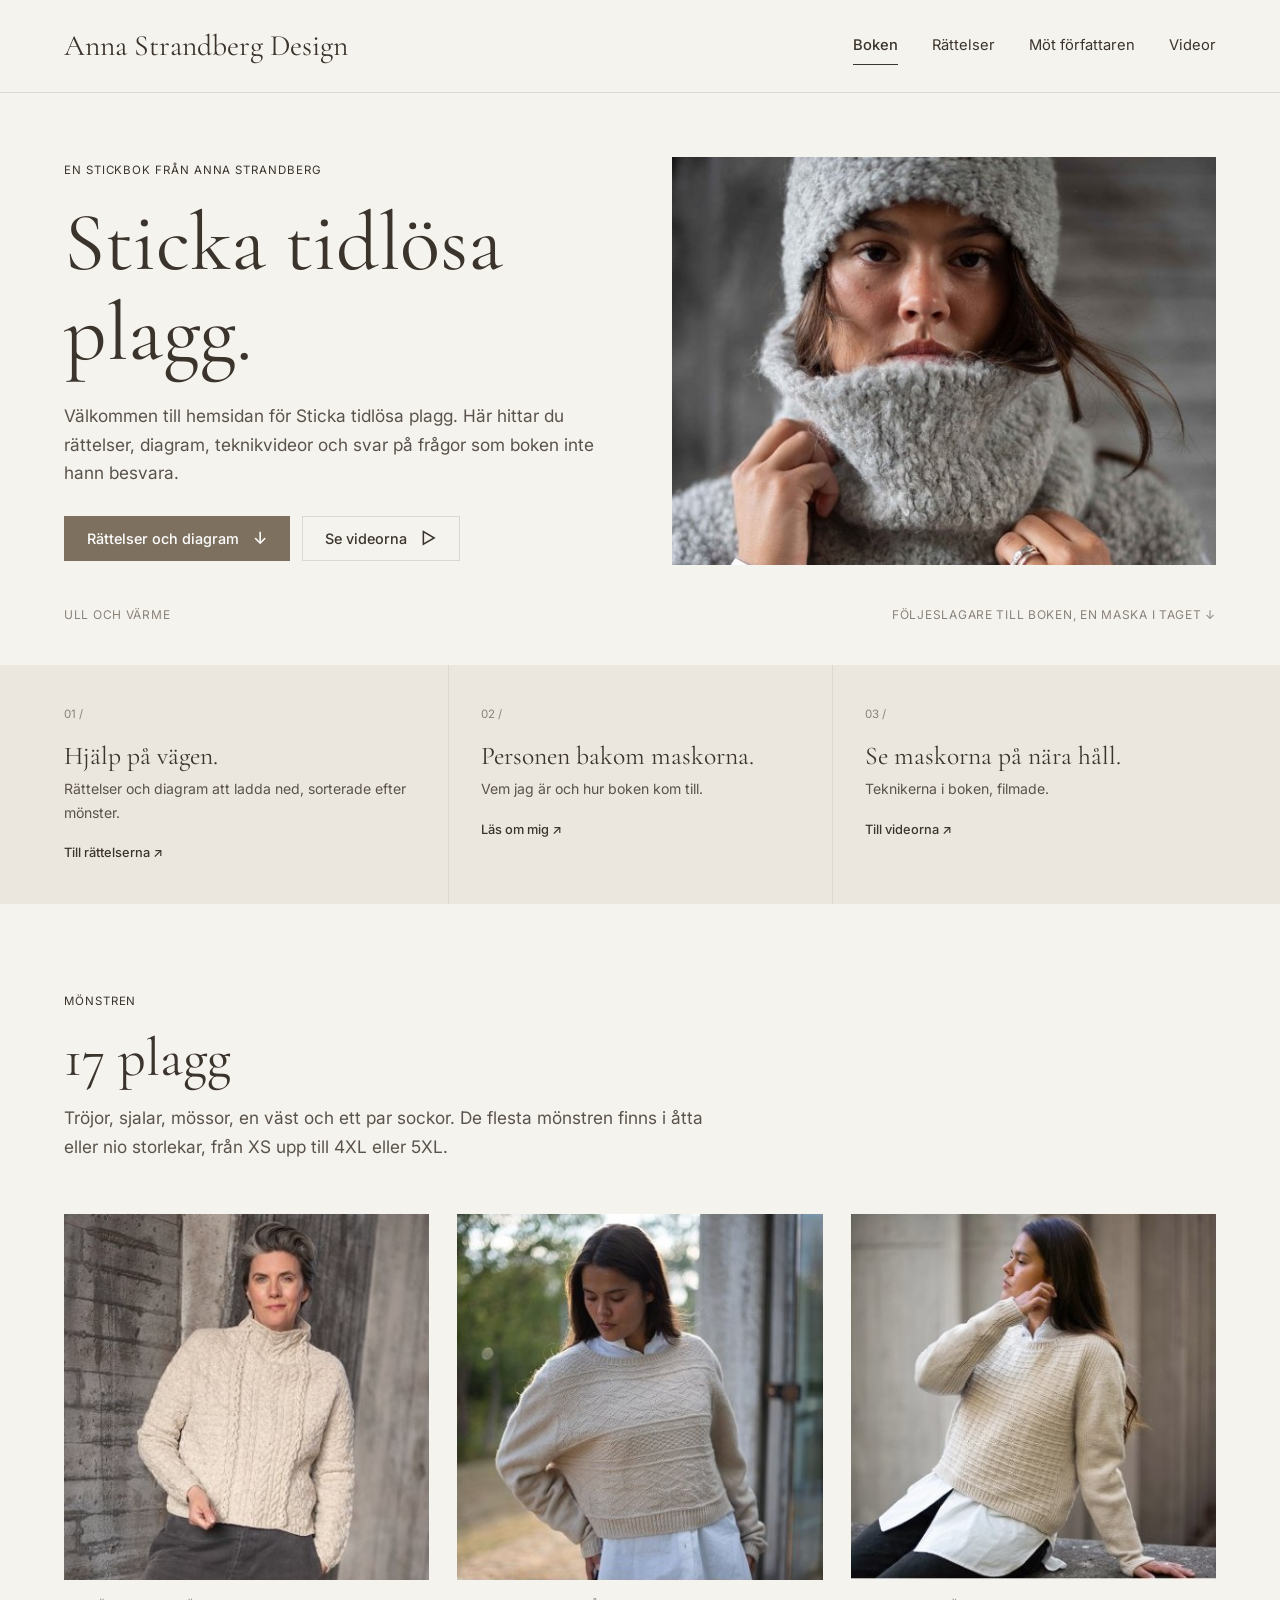
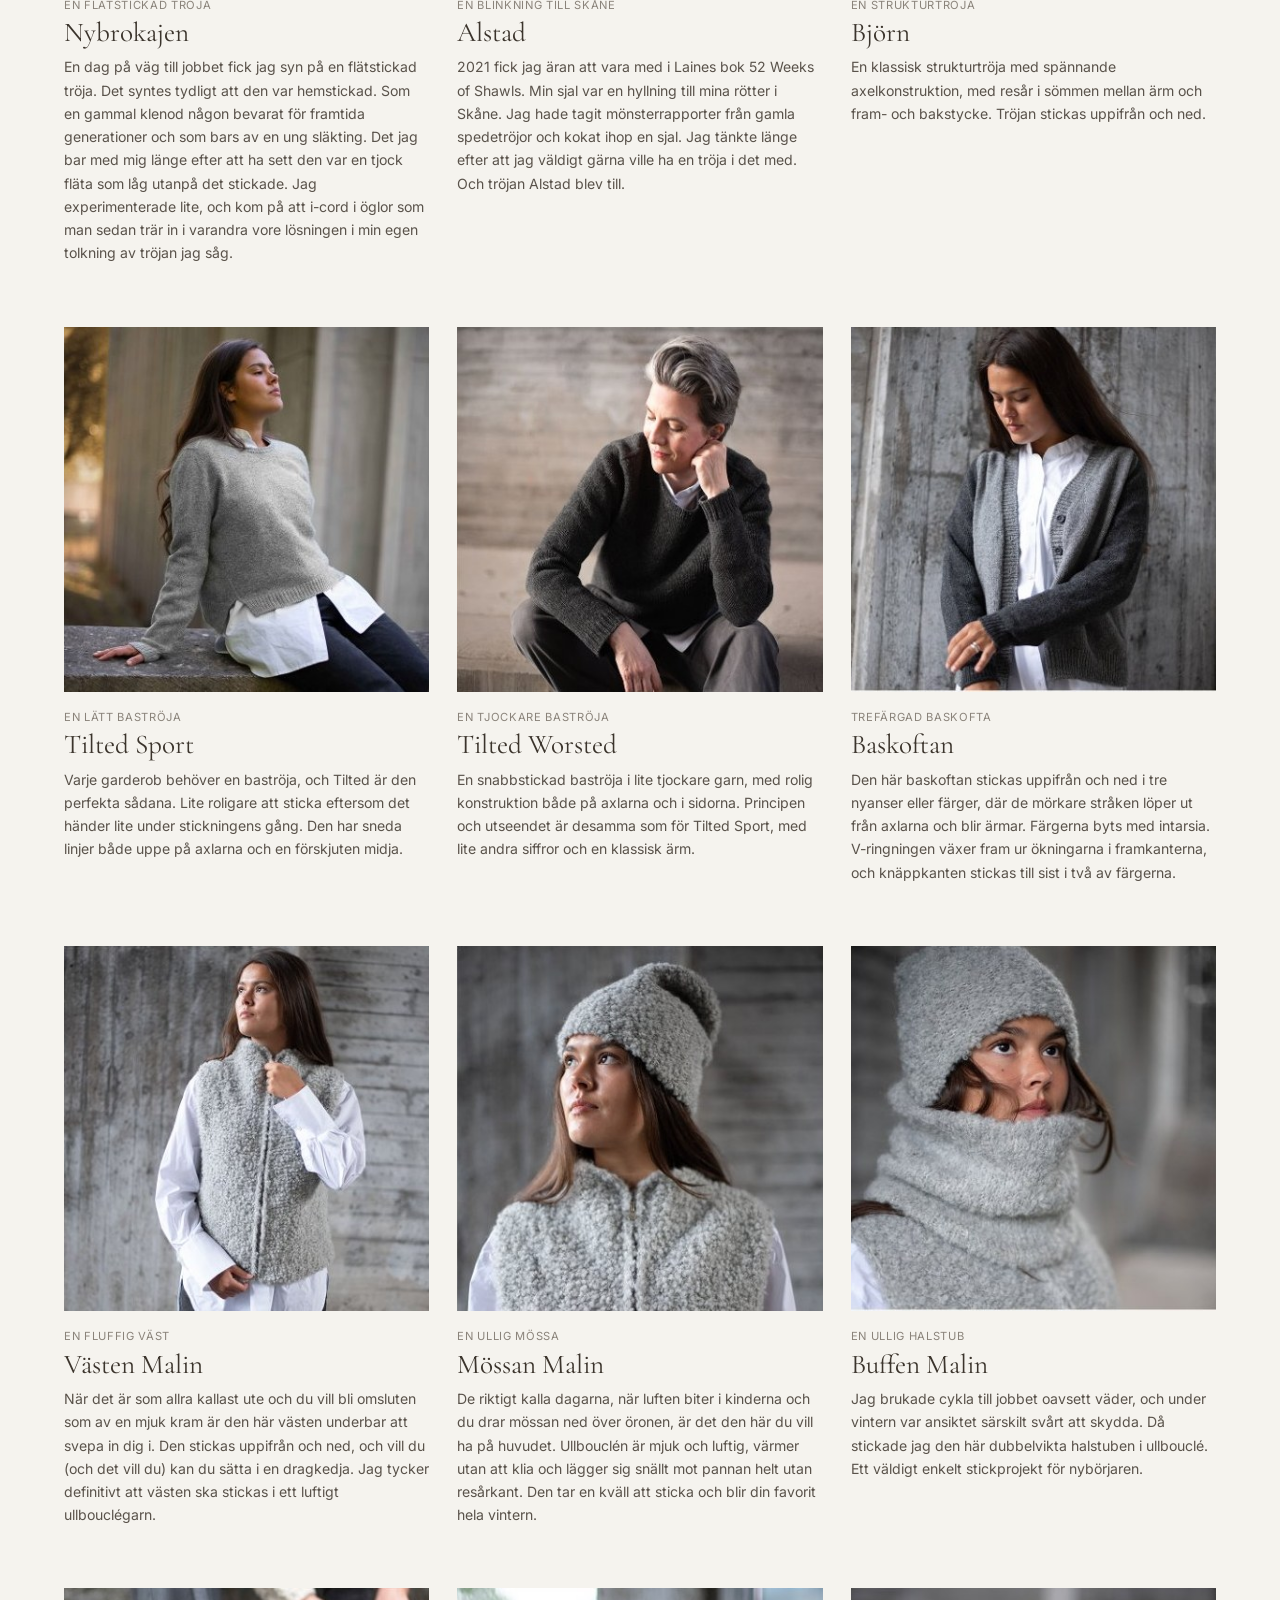
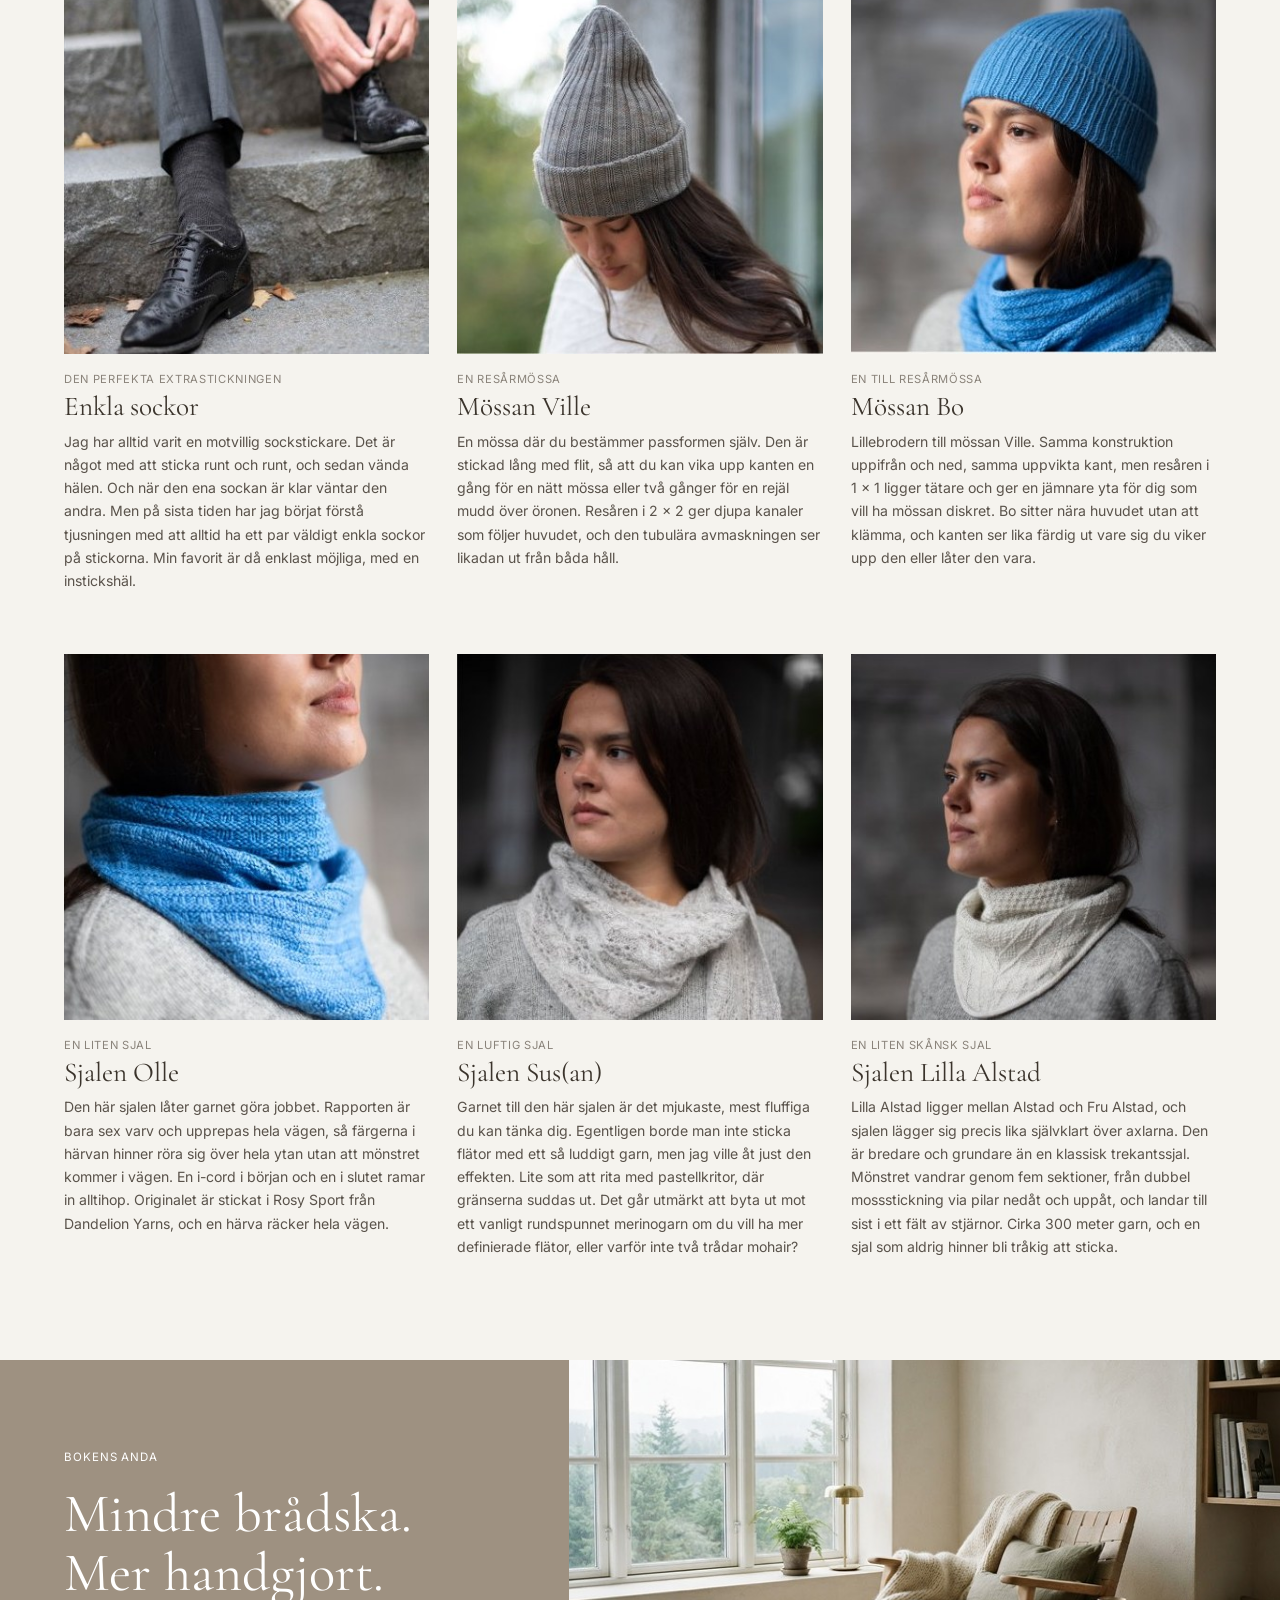
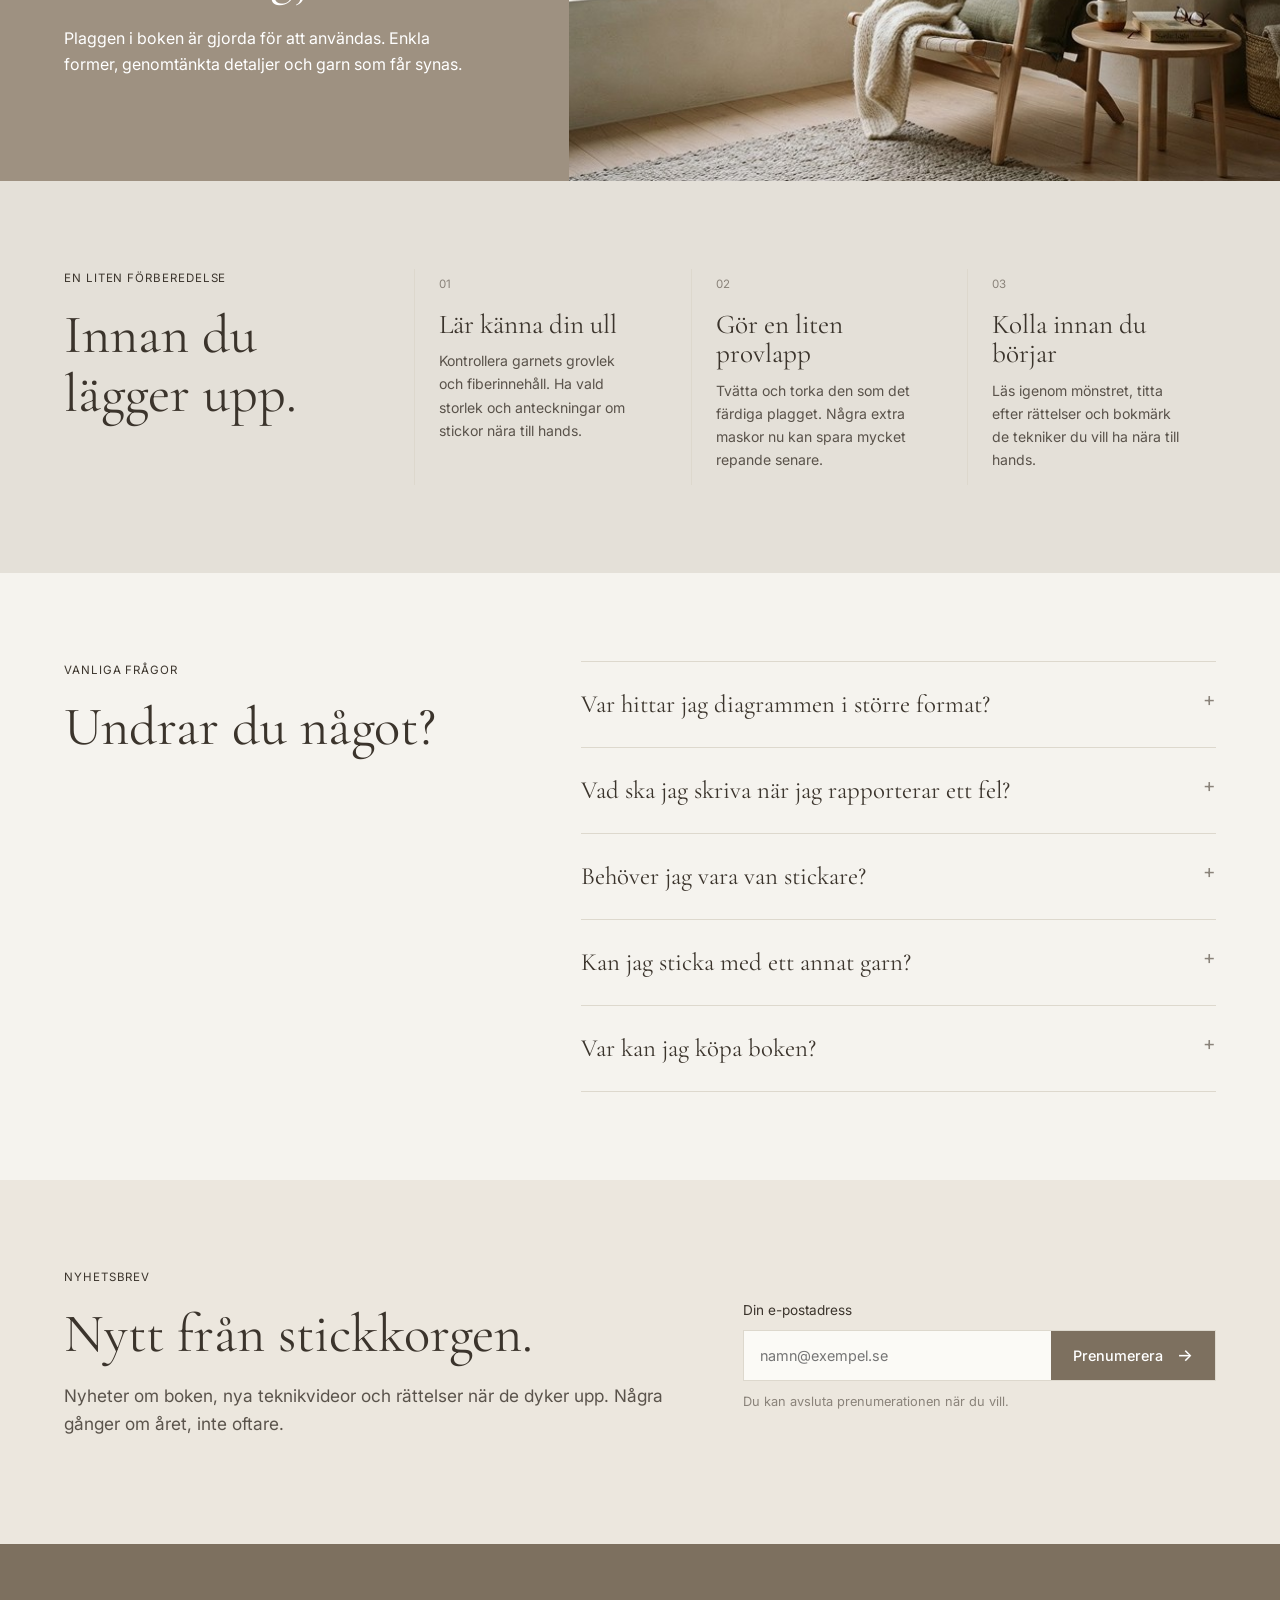
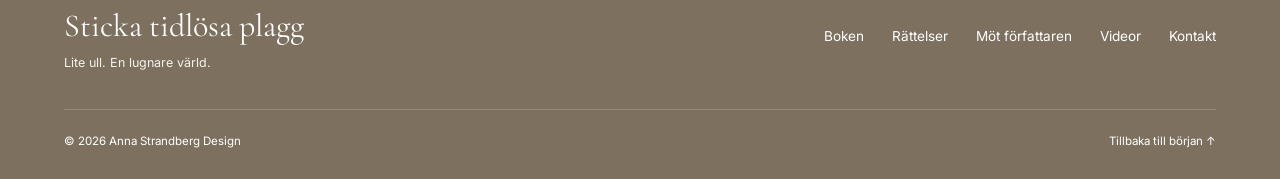
<file: index.html>
<!doctype html>
<html lang="sv">
<head>
<meta charset="utf-8">
<meta name="viewport" content="width=device-width, initial-scale=1">
<title>Sticka tidlösa plagg | Anna Strandberg Design</title>
<meta name="description" content="Hemsidan för stickboken Sticka tidlösa plagg av Anna Strandberg: rättelser, diagram och teknikvideor.">
<link rel="preconnect" href="https://fonts.googleapis.com">
<link rel="preconnect" href="https://fonts.gstatic.com" crossorigin>
<link href="https://fonts.googleapis.com/css2?family=Cormorant+Garamond:ital,wght@0,400;0,500;1,400&family=Inter:wght@400;500;600&display=swap" rel="stylesheet">
<link rel="stylesheet" href="css/style.css">
</head>
<body id="top">
<header class="header">
  <div class="wrap">
    <a class="logo" href="index.html">Anna Strandberg Design</a>
    <button class="menu-btn" aria-expanded="false" aria-controls="nav">Meny</button>
    <nav class="nav" id="nav">
      <a href="index.html" aria-current="page">Boken</a>
      <a href="rattelser.html">Rättelser</a>
      <a href="mot-forfattaren.html">Möt författaren</a>
      <a href="videor.html">Videor</a>
    </nav>
  </div>
</header>
<main>
<section class="hero">
  <div class="wrap">
    <div class="hero-grid">
      <div>
        <p class="label">En stickbok från Anna Strandberg</p>
        <h1>Sticka tidlösa plagg.</h1>
        <p class="lead">Välkommen till hemsidan för Sticka tidlösa plagg. Här hittar du rättelser, diagram, teknikvideor och svar på frågor som boken inte hann besvara.</p>
        <div class="actions">
          <a class="btn btn-dark" href="rattelser.html">Rättelser och diagram <span class="arrow">↓</span></a>
          <a class="btn" href="videor.html">Se videorna <span class="arrow">▷</span></a>
        </div>
      </div>
      <img class="hero-img" src="bilder/hero.jpg" alt="Mössan Malin och Buffen Malin i grå ullbouclé">
    </div>
    <div class="hero-foot"><span>Ull och värme</span><span>Följeslagare till boken, en maska i taget ↓</span></div>
  </div>
</section>

<section class="cards3">
  <div class="wrap">
    <a class="card3" href="rattelser.html">
      <div class="num"><span>01 /</span></div>
      <h3>Hjälp på vägen.</h3>
      <p>Rättelser och diagram att ladda ned, sorterade efter mönster.</p>
      <span class="more">Till rättelserna ↗</span>
    </a>
    <a class="card3" href="mot-forfattaren.html">
      <div class="num"><span>02 /</span></div>
      <h3>Personen bakom maskorna.</h3>
      <p>Vem jag är och hur boken kom till.</p>
      <span class="more">Läs om mig ↗</span>
    </a>
    <a class="card3" href="videor.html">
      <div class="num"><span>03 /</span></div>
      <h3>Se maskorna på nära håll.</h3>
      <p>Teknikerna i boken, filmade.</p>
      <span class="more">Till videorna ↗</span>
    </a>
  </div>
</section>

<section class="section" id="monstren">
  <div class="wrap">
    <div class="head-row">
      <div>
        <p class="label">Mönstren</p>
        <h2>17 plagg</h2>
        <p class="lead" style="margin-top:16px">Tröjor, sjalar, mössor, en väst och ett par sockor. De flesta mönstren finns i åtta eller nio storlekar, från XS upp till 4XL eller 5XL.</p>
      </div>
    </div>
    <div class="grid3">
      <article class="item">
        <img src="bilder/nybrokajen.jpg" alt="Nybrokajen" loading="lazy">
        <p class="meta">En flätstickad tröja</p>
        <h3>Nybrokajen</h3>
        <p>En dag på väg till jobbet fick jag syn på en flätstickad tröja. Det syntes tydligt att den var hemstickad. Som en gammal klenod någon bevarat för framtida generationer och som bars av en ung släkting. Det jag bar med mig länge efter att ha sett den var en tjock fläta som låg utanpå det stickade. Jag experimenterade lite, och kom på att i-cord i öglor som man sedan trär in i varandra vore lösningen i min egen tolkning av tröjan jag såg.</p>
      </article>
      <article class="item">
        <img src="bilder/alstad.jpg" alt="Alstad" loading="lazy">
        <p class="meta">En blinkning till Skåne</p>
        <h3>Alstad</h3>
        <p>2021 fick jag äran att vara med i Laines bok 52 Weeks of Shawls. Min sjal var en hyllning till mina rötter i Skåne. Jag hade tagit mönsterrapporter från gamla spedetröjor och kokat ihop en sjal. Jag tänkte länge efter att jag väldigt gärna ville ha en tröja i det med. Och tröjan Alstad blev till.</p>
      </article>
      <article class="item">
        <img src="bilder/bjorn.jpg" alt="Björn" loading="lazy">
        <p class="meta">En strukturtröja</p>
        <h3>Björn</h3>
        <p>En klassisk strukturtröja med spännande axelkonstruktion, med resår i sömmen mellan ärm och fram- och bakstycke. Tröjan stickas uppifrån och ned.</p>
      </article>
      <article class="item">
        <img src="bilder/tilted-sport.jpg" alt="Tilted Sport" loading="lazy">
        <p class="meta">En lätt baströja</p>
        <h3>Tilted Sport</h3>
        <p>Varje garderob behöver en baströja, och Tilted är den perfekta sådana. Lite roligare att sticka eftersom det händer lite under stickningens gång. Den har sneda linjer både uppe på axlarna och en förskjuten midja.</p>
      </article>
      <article class="item">
        <img src="bilder/tilted-worsted.jpg" alt="Tilted Worsted" loading="lazy">
        <p class="meta">En tjockare baströja</p>
        <h3>Tilted Worsted</h3>
        <p>En snabbstickad baströja i lite tjockare garn, med rolig konstruktion både på axlarna och i sidorna. Principen och utseendet är desamma som för Tilted Sport, med lite andra siffror och en klassisk ärm.</p>
      </article>
      <article class="item">
        <img src="bilder/baskoftan.jpg" alt="Baskoftan" loading="lazy">
        <p class="meta">Trefärgad baskofta</p>
        <h3>Baskoftan</h3>
        <p>Den här baskoftan stickas uppifrån och ned i tre nyanser eller färger, där de mörkare stråken löper ut från axlarna och blir ärmar. Färgerna byts med intarsia. V-ringningen växer fram ur ökningarna i framkanterna, och knäppkanten stickas till sist i två av färgerna.</p>
      </article>
      <article class="item">
        <img src="bilder/vasten-malin.jpg" alt="Västen Malin" loading="lazy">
        <p class="meta">En fluffig väst</p>
        <h3>Västen Malin</h3>
        <p>När det är som allra kallast ute och du vill bli omsluten som av en mjuk kram är den här västen underbar att svepa in dig i. Den stickas uppifrån och ned, och vill du (och det vill du) kan du sätta i en dragkedja. Jag tycker definitivt att västen ska stickas i ett luftigt ullbouclégarn.</p>
      </article>
      <article class="item">
        <img src="bilder/mossan-malin.jpg" alt="Mössan Malin" loading="lazy">
        <p class="meta">En ullig mössa</p>
        <h3>Mössan Malin</h3>
        <p>De riktigt kalla dagarna, när luften biter i kinderna och du drar mössan ned över öronen, är det den här du vill ha på huvudet. Ullbouclén är mjuk och luftig, värmer utan att klia och lägger sig snällt mot pannan helt utan resårkant. Den tar en kväll att sticka och blir din favorit hela vintern.</p>
      </article>
      <article class="item">
        <img src="bilder/buffen-malin.jpg" alt="Buffen Malin" loading="lazy">
        <p class="meta">En ullig halstub</p>
        <h3>Buffen Malin</h3>
        <p>Jag brukade cykla till jobbet oavsett väder, och under vintern var ansiktet särskilt svårt att skydda. Då stickade jag den här dubbelvikta halstuben i ullbouclé. Ett väldigt enkelt stickprojekt för nybörjaren.</p>
      </article>
      <article class="item">
        <img src="bilder/enkla-sockor.jpg" alt="Enkla sockor" loading="lazy">
        <p class="meta">Den perfekta extrastickningen</p>
        <h3>Enkla sockor</h3>
        <p>Jag har alltid varit en motvillig sockstickare. Det är något med att sticka runt och runt, och sedan vända hälen. Och när den ena sockan är klar väntar den andra. Men på sista tiden har jag börjat förstå tjusningen med att alltid ha ett par väldigt enkla sockor på stickorna. Min favorit är då enklast möjliga, med en instickshäl.</p>
      </article>
      <article class="item">
        <img src="bilder/mossan-ville.jpg" alt="Mössan Ville" loading="lazy">
        <p class="meta">En resårmössa</p>
        <h3>Mössan Ville</h3>
        <p>En mössa där du bestämmer passformen själv. Den är stickad lång med flit, så att du kan vika upp kanten en gång för en nätt mössa eller två gånger för en rejäl mudd över öronen. Resåren i 2 × 2 ger djupa kanaler som följer huvudet, och den tubulära avmaskningen ser likadan ut från båda håll.</p>
      </article>
      <article class="item">
        <img src="bilder/mossan-bo.jpg" alt="Mössan Bo" loading="lazy">
        <p class="meta">En till resårmössa</p>
        <h3>Mössan Bo</h3>
        <p>Lillebrodern till mössan Ville. Samma konstruktion uppifrån och ned, samma uppvikta kant, men resåren i 1 × 1 ligger tätare och ger en jämnare yta för dig som vill ha mössan diskret. Bo sitter nära huvudet utan att klämma, och kanten ser lika färdig ut vare sig du viker upp den eller låter den vara.</p>
      </article>
      <article class="item">
        <img src="bilder/sjalen-olle.jpg" alt="Sjalen Olle" loading="lazy">
        <p class="meta">En liten sjal</p>
        <h3>Sjalen Olle</h3>
        <p>Den här sjalen låter garnet göra jobbet. Rapporten är bara sex varv och upprepas hela vägen, så färgerna i härvan hinner röra sig över hela ytan utan att mönstret kommer i vägen. En i-cord i början och en i slutet ramar in alltihop. Originalet är stickat i Rosy Sport från Dandelion Yarns, och en härva räcker hela vägen.</p>
      </article>
      <article class="item">
        <img src="bilder/sjalen-susan.jpg" alt="Sjalen Sus(an)" loading="lazy">
        <p class="meta">En luftig sjal</p>
        <h3>Sjalen Sus(an)</h3>
        <p>Garnet till den här sjalen är det mjukaste, mest fluffiga du kan tänka dig. Egentligen borde man inte sticka flätor med ett så luddigt garn, men jag ville åt just den effekten. Lite som att rita med pastellkritor, där gränserna suddas ut. Det går utmärkt att byta ut mot ett vanligt rundspunnet merinogarn om du vill ha mer definierade flätor, eller varför inte två trådar mohair?</p>
      </article>
      <article class="item">
        <img src="bilder/sjalen-lilla-alstad.jpg" alt="Sjalen Lilla Alstad" loading="lazy">
        <p class="meta">En liten skånsk sjal</p>
        <h3>Sjalen Lilla Alstad</h3>
        <p>Lilla Alstad ligger mellan Alstad och Fru Alstad, och sjalen lägger sig precis lika självklart över axlarna. Den är bredare och grundare än en klassisk trekantssjal. Mönstret vandrar genom fem sektioner, från dubbel mossstickning via pilar nedåt och uppåt, och landar till sist i ett fält av stjärnor. Cirka 300 meter garn, och en sjal som aldrig hinner bli tråkig att sticka.</p>
      </article>
    </div>
  </div>
</section>

<section class="split-img band-dark">
  <div class="txt">
    <p class="label">Bokens anda</p>
    <h2>Mindre brådska.<br>Mer handgjort.</h2>
    <p style="margin-top:22px;max-width:420px">Plaggen i boken är gjorda för att användas. Enkla former, genomtänkta detaljer och garn som får synas.</p>
  </div>
  <img src="bilder/stamning.jpg" alt="" loading="lazy">
</section>

<section class="section band-sage">
  <div class="wrap split wide">
    <div>
      <p class="label">En liten förberedelse</p>
      <h2>Innan du lägger upp.</h2>
    </div>
    <div class="steps3">
      <div><span class="num">01</span><h3>Lär känna din ull</h3><p>Kontrollera garnets grovlek och fiberinnehåll. Ha vald storlek och anteckningar om stickor nära till hands.</p></div>
      <div><span class="num">02</span><h3>Gör en liten provlapp</h3><p>Tvätta och torka den som det färdiga plagget. Några extra maskor nu kan spara mycket repande senare.</p></div>
      <div><span class="num">03</span><h3>Kolla innan du börjar</h3><p>Läs igenom mönstret, titta efter rättelser och bokmärk de tekniker du vill ha nära till hands.</p></div>
    </div>
  </div>
</section>

<section class="section">
  <div class="wrap split">
    <div>
      <p class="label">Vanliga frågor</p>
      <h2>Undrar du något?</h2>
    </div>
    <div class="faq">
      <details><summary>Var hittar jag diagrammen i större format?</summary><p>Under Rättelser kan du ladda ned de fullstora diagrammen som PDF, så att du kan skriva ut dem och anteckna direkt på papperet.</p></details>
      <details><summary>Vad ska jag skriva när jag rapporterar ett fel?</summary><p>Upplaga, mönster, sida och storlek. Gärna också varvet, så hittar jag det snabbare.</p></details>
      <details><summary>Behöver jag vara van stickare?</summary><p>Mönstren har olika svårighetsgrad. Teknikerna förklaras i bokens kapitel Förklaringar, och många finns också som video här.</p></details>
      <details><summary>Kan jag sticka med ett annat garn?</summary><p>Ja. Välj ett garn med samma masktäthet och ungefär samma löplängd, och sticka en provlapp innan du börjar.</p></details>
      <details><summary>Var kan jag köpa boken?</summary><p>Sticka tidlösa plagg ges ut av [förlag] och finns hos [återförsäljare].</p></details>
    </div>
  </div>
</section>
</main>
<section class="section band-sand" id="nyhetsbrev">
  <div class="wrap newsletter">
    <div>
      <p class="label">Nyhetsbrev</p>
      <h2>Nytt från stickkorgen.</h2>
      <p class="lead" style="margin-top:18px">Nyheter om boken, nya teknikvideor och rättelser när de dyker upp. Några gånger om året, inte oftare.</p>
    </div>
    <!-- När du har ett nyhetsbrevsverktyg (t.ex. MailerLite) klistrar du in deras adress i action="" -->
    <form action="" method="post">
      <label for="epost">Din e-postadress</label>
      <div class="field">
        <input id="epost" name="email" type="email" placeholder="namn@exempel.se" required>
        <button class="btn btn-dark" type="submit">Prenumerera <span class="arrow">→</span></button>
      </div>
      <p class="small form-msg" style="margin-top:10px">Du kan avsluta prenumerationen när du vill.</p>
    </form>
  </div>
</section>
<footer class="footer">
  <div class="wrap">
    <div class="top">
      <div class="brand">Sticka tidlösa plagg<small>Lite ull. En lugnare värld.</small></div>
      <nav>
      <a href="index.html">Boken</a>
      <a href="rattelser.html">Rättelser</a>
      <a href="mot-forfattaren.html">Möt författaren</a>
      <a href="videor.html">Videor</a>
      <a href="mailto:strandberg.anna@gmail.com">Kontakt</a>
      </nav>
    </div>
    <div class="bottom">
      <span>© <span class="year">2026</span> Anna Strandberg Design</span>
      <a href="#top">Tillbaka till början ↑</a>
    </div>
  </div>
</footer>
<script src="js/main.js"></script>
</body>
</html>
</file>
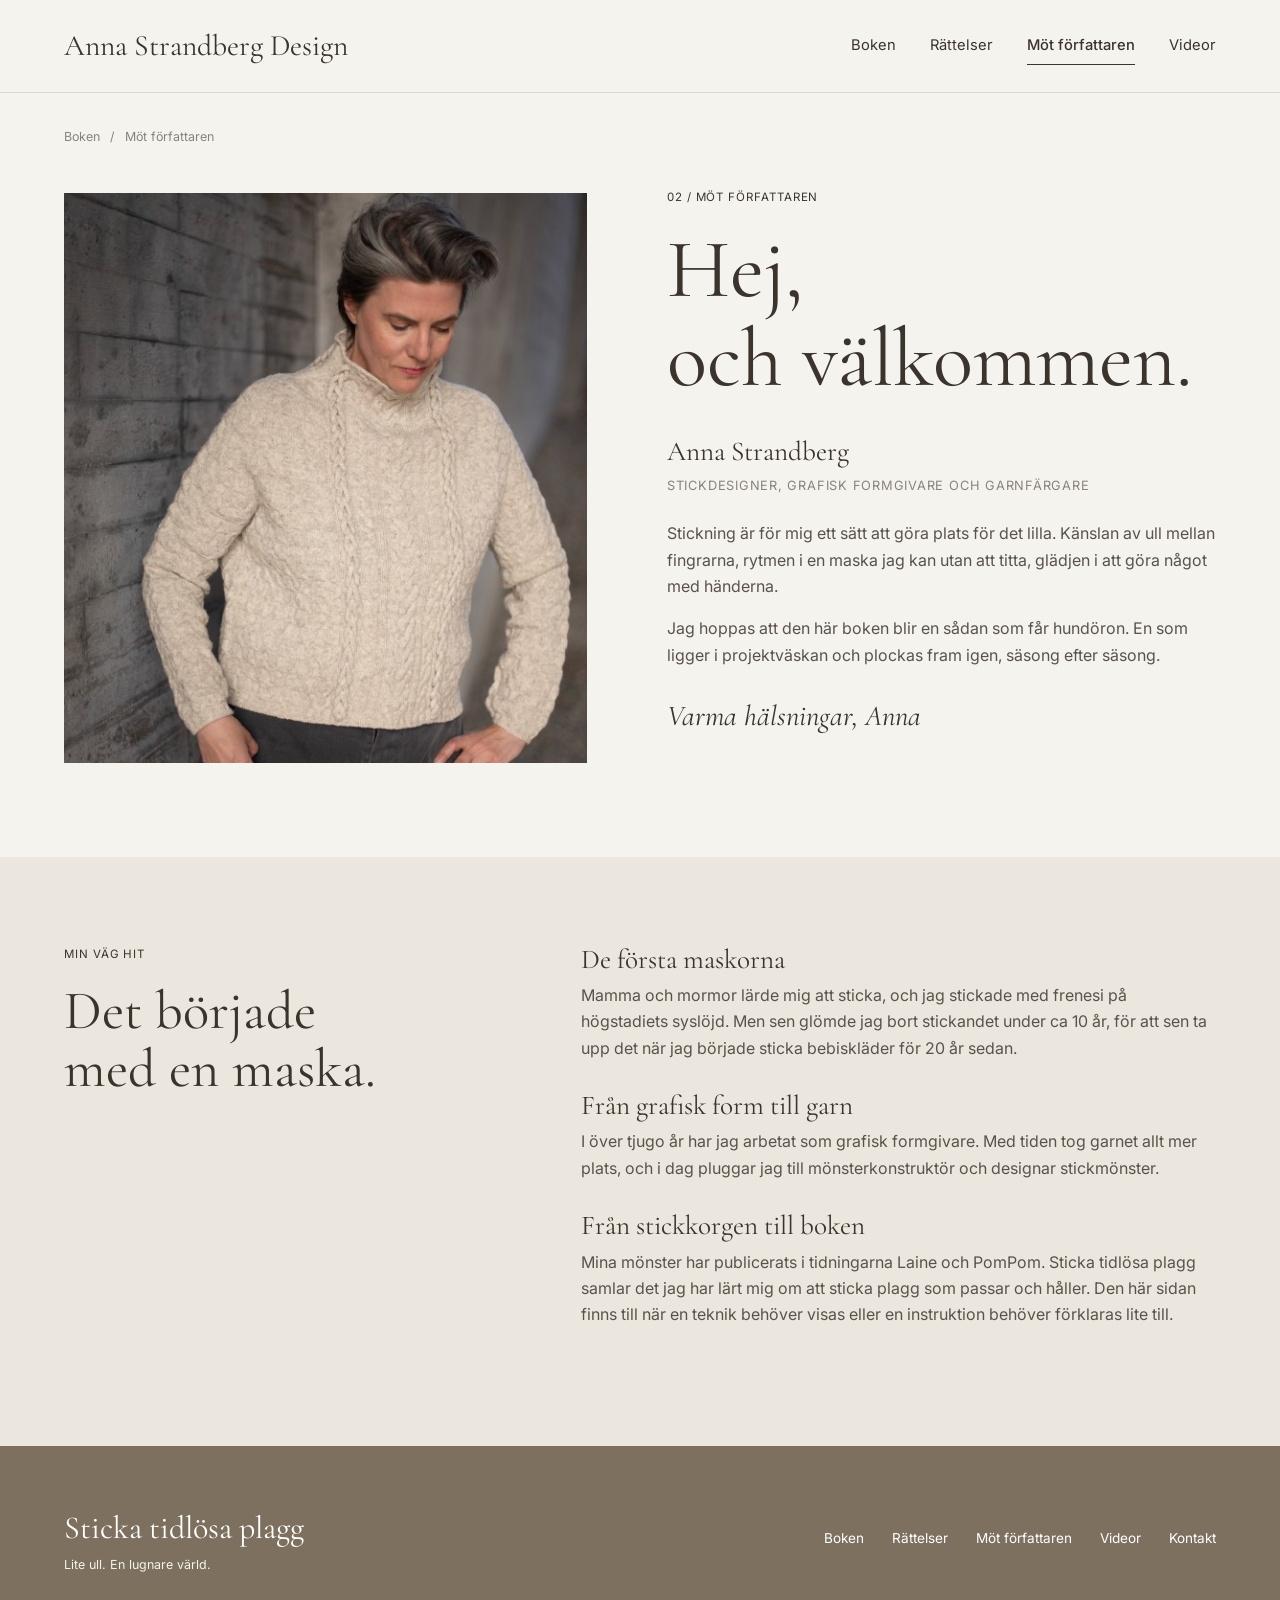
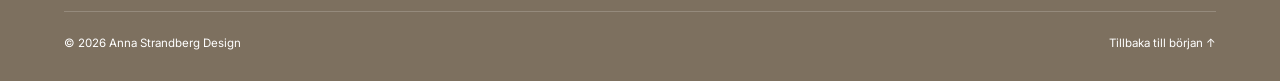
<file: mot-forfattaren.html>
<!doctype html>
<html lang="sv">
<head>
<meta charset="utf-8">
<meta name="viewport" content="width=device-width, initial-scale=1">
<title>Möt författaren | Sticka tidlösa plagg</title>
<meta name="description" content="Anna Strandberg är stickdesigner, grafisk formgivare och garnfärgare.">
<link rel="preconnect" href="https://fonts.googleapis.com">
<link rel="preconnect" href="https://fonts.gstatic.com" crossorigin>
<link href="https://fonts.googleapis.com/css2?family=Cormorant+Garamond:ital,wght@0,400;0,500;1,400&family=Inter:wght@400;500;600&display=swap" rel="stylesheet">
<link rel="stylesheet" href="css/style.css">
</head>
<body id="top">
<header class="header">
  <div class="wrap">
    <a class="logo" href="index.html">Anna Strandberg Design</a>
    <button class="menu-btn" aria-expanded="false" aria-controls="nav">Meny</button>
    <nav class="nav" id="nav">
      <a href="index.html">Boken</a>
      <a href="rattelser.html">Rättelser</a>
      <a href="mot-forfattaren.html" aria-current="page">Möt författaren</a>
      <a href="videor.html">Videor</a>
    </nav>
  </div>
</header>
<main>
<div class="wrap">
  <nav class="crumbs" aria-label="Brödsmulor"><a href="index.html">Boken</a><span>/</span>Möt författaren</nav>
  <div class="about-hero">
    <img src="bilder/anna.jpg" alt="Anna Strandberg i tröjan Nybrokajen">
    <div>
      <p class="label">02 / Möt författaren</p>
      <h1>Hej,<br>och välkommen.</h1>
      <p class="name">Anna Strandberg</p>
      <p class="small" style="text-transform:uppercase;letter-spacing:.06em;margin-bottom:24px">Stickdesigner, grafisk formgivare och garnfärgare</p>
      <p>Stickning är för mig ett sätt att göra plats för det lilla. Känslan av ull mellan fingrarna, rytmen i en maska jag kan utan att titta, glädjen i att göra något med händerna.</p>
      <p>Jag hoppas att den här boken blir en sådan som får hundöron. En som ligger i projektväskan och plockas fram igen, säsong efter säsong.</p>
      <p class="sig">Varma hälsningar, Anna</p>
    </div>
  </div>
</div>

<section class="section band-sand">
  <div class="wrap split">
    <div>
      <p class="label">Min väg hit</p>
      <h2>Det började<br>med en maska.</h2>
    </div>
    <div class="story">
      <h3>De första maskorna</h3>
      <p>Mamma och mormor lärde mig att sticka, och jag stickade med frenesi på högstadiets syslöjd. Men sen glömde jag bort stickandet under ca 10 år, för att sen ta upp det när jag började sticka bebiskläder för 20 år sedan.</p>
      <h3>Från grafisk form till garn</h3>
      <p>I över tjugo år har jag arbetat som grafisk formgivare. Med tiden tog garnet allt mer plats, och i dag pluggar jag till mönsterkonstruktör och designar stickmönster.</p>
      <h3>Från stickkorgen till boken</h3>
      <p>Mina mönster har publicerats i tidningarna Laine och PomPom. Sticka tidlösa plagg samlar det jag har lärt mig om att sticka plagg som passar och håller. Den här sidan finns till när en teknik behöver visas eller en instruktion behöver förklaras lite till.</p>
    </div>
  </div>
</section>


</main>
<footer class="footer">
  <div class="wrap">
    <div class="top">
      <div class="brand">Sticka tidlösa plagg<small>Lite ull. En lugnare värld.</small></div>
      <nav>
      <a href="index.html">Boken</a>
      <a href="rattelser.html">Rättelser</a>
      <a href="mot-forfattaren.html">Möt författaren</a>
      <a href="videor.html">Videor</a>
      <a href="mailto:strandberg.anna@gmail.com">Kontakt</a>
      </nav>
    </div>
    <div class="bottom">
      <span>© <span class="year">2026</span> Anna Strandberg Design</span>
      <a href="#top">Tillbaka till början ↑</a>
    </div>
  </div>
</footer>
<script src="js/main.js"></script>
</body>
</html>
</file>
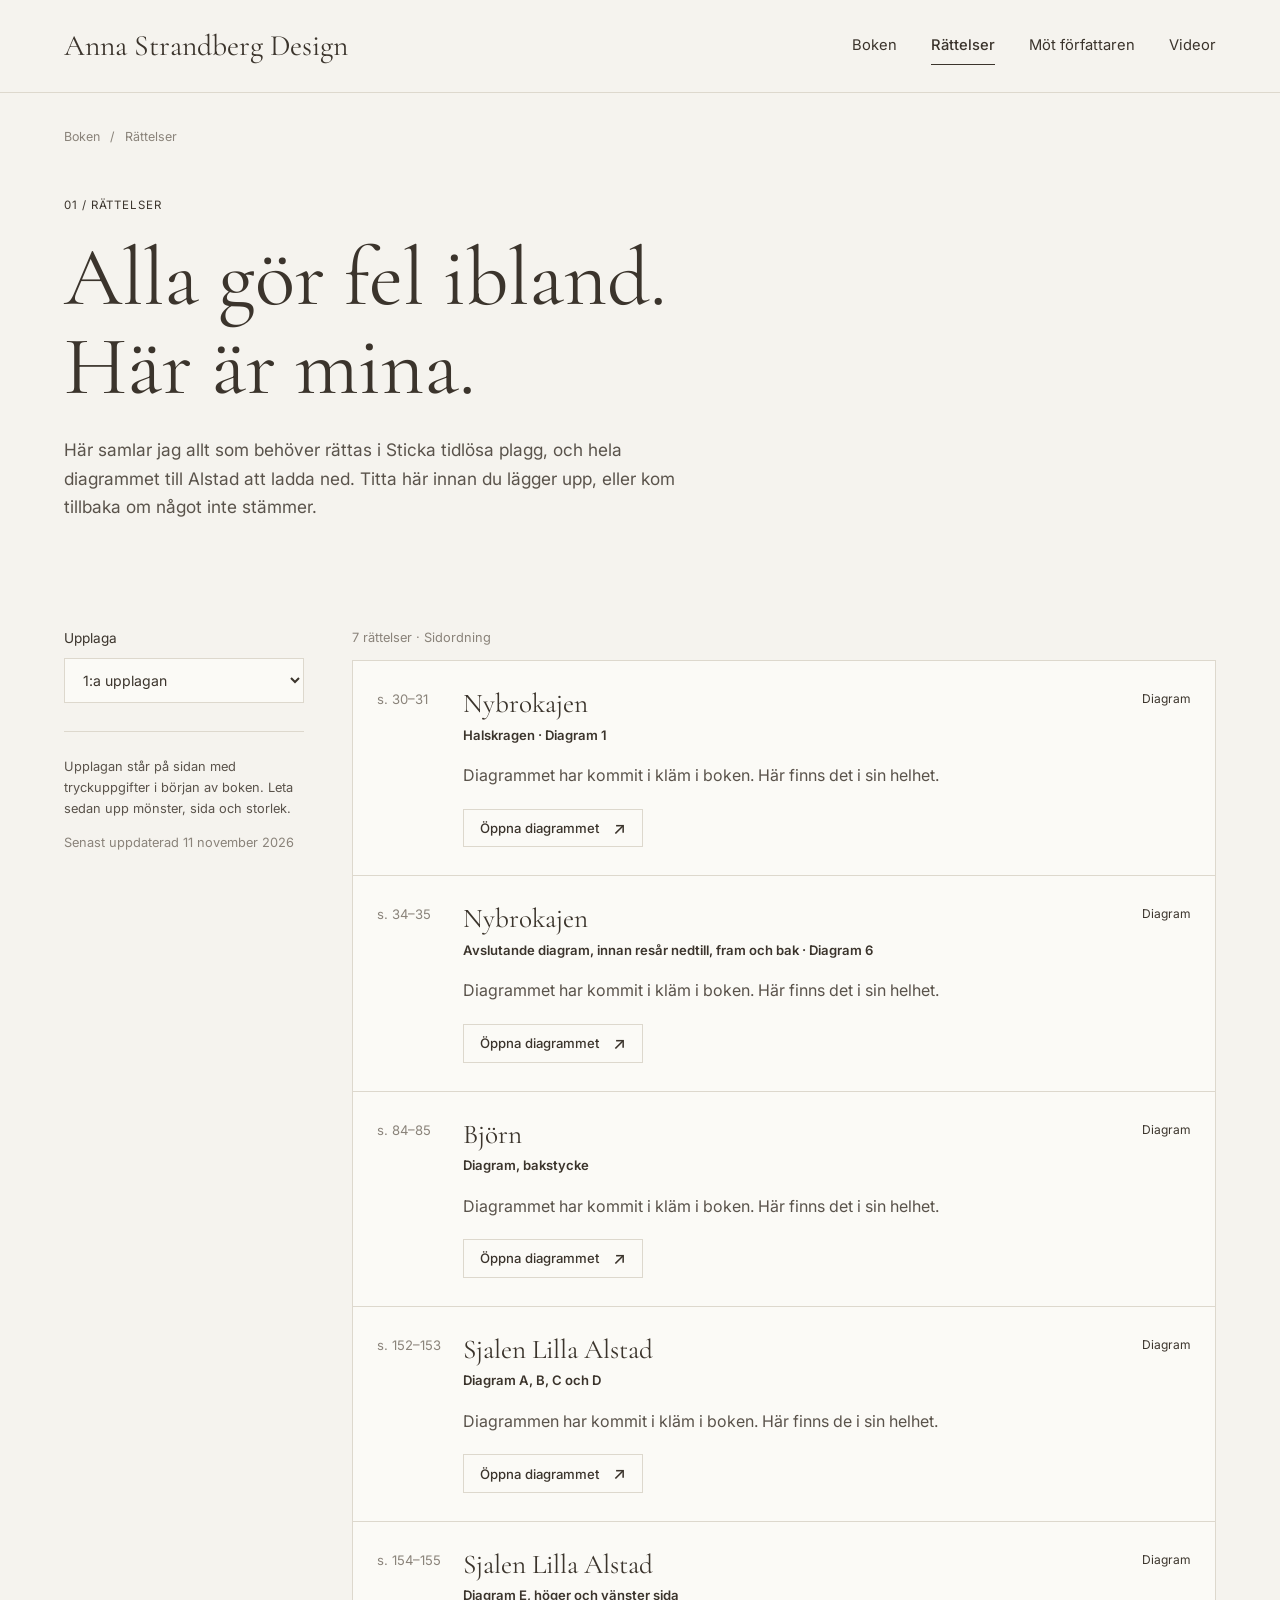
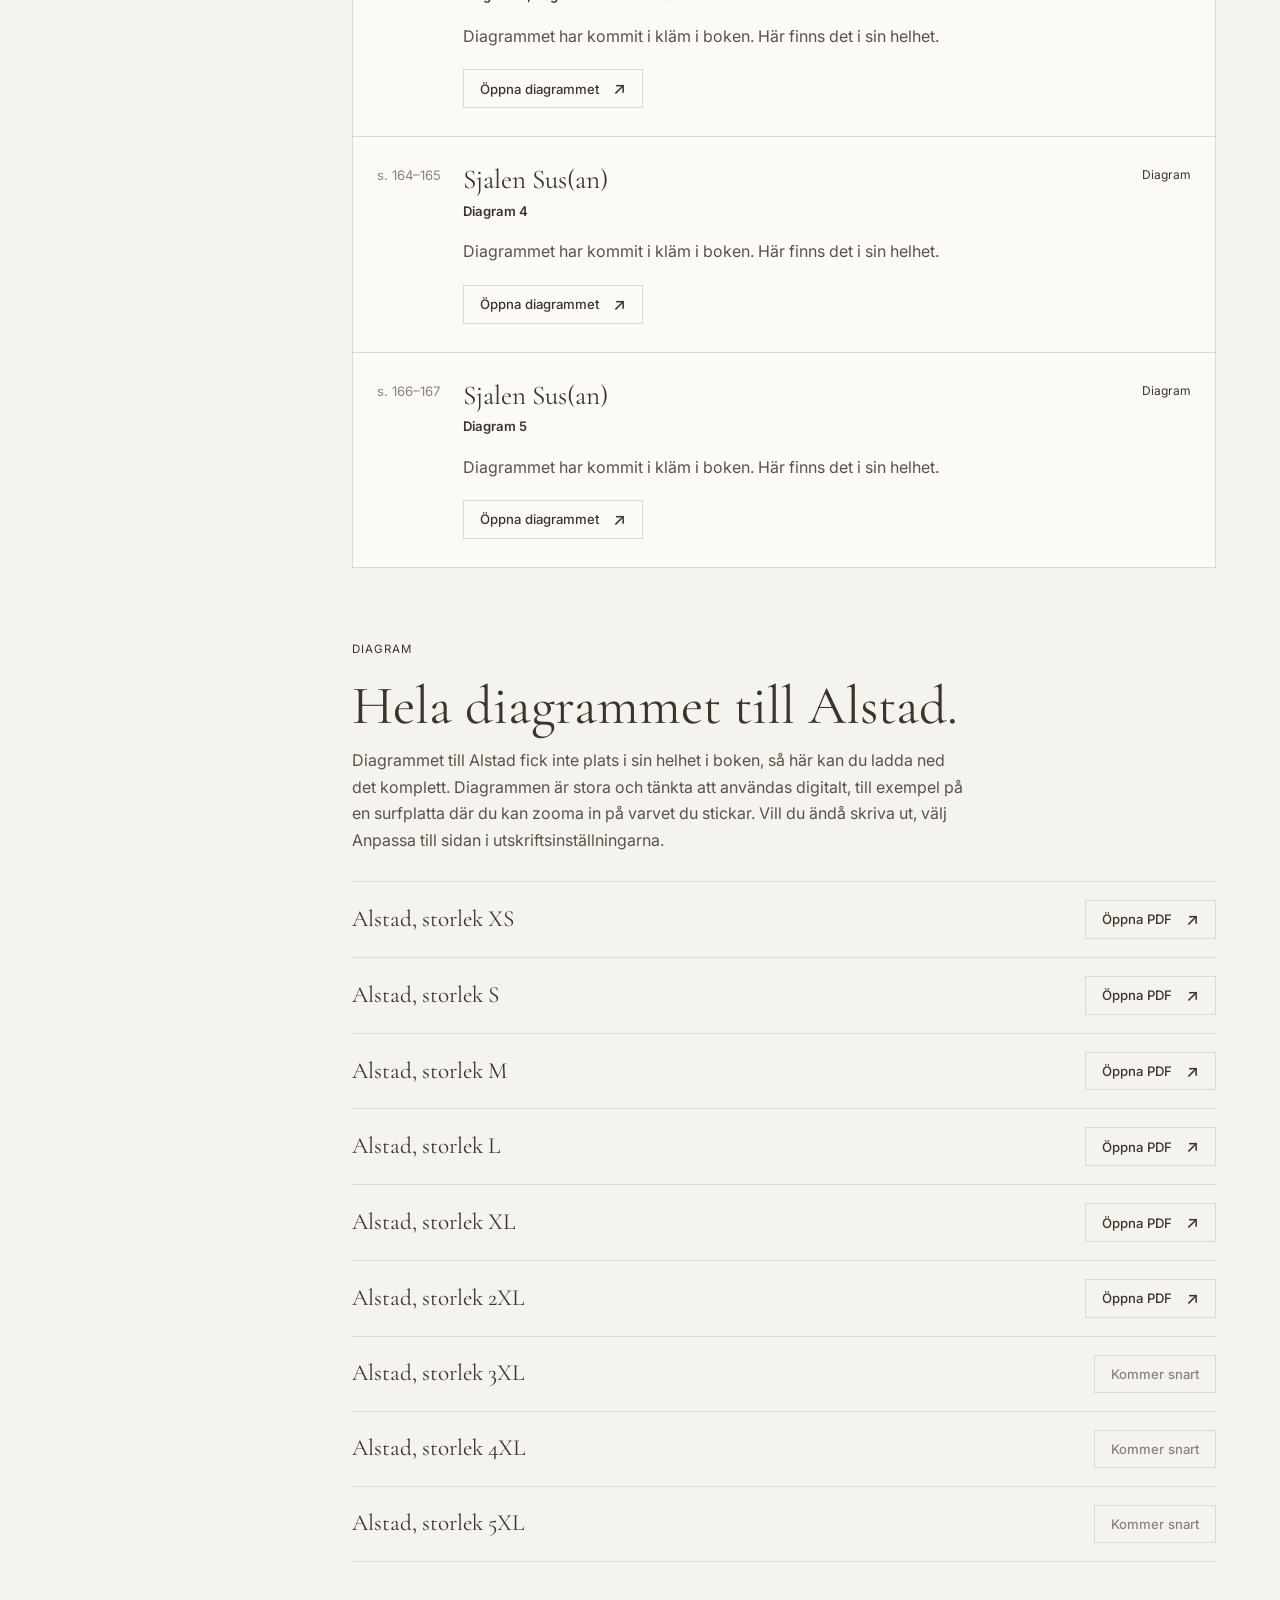
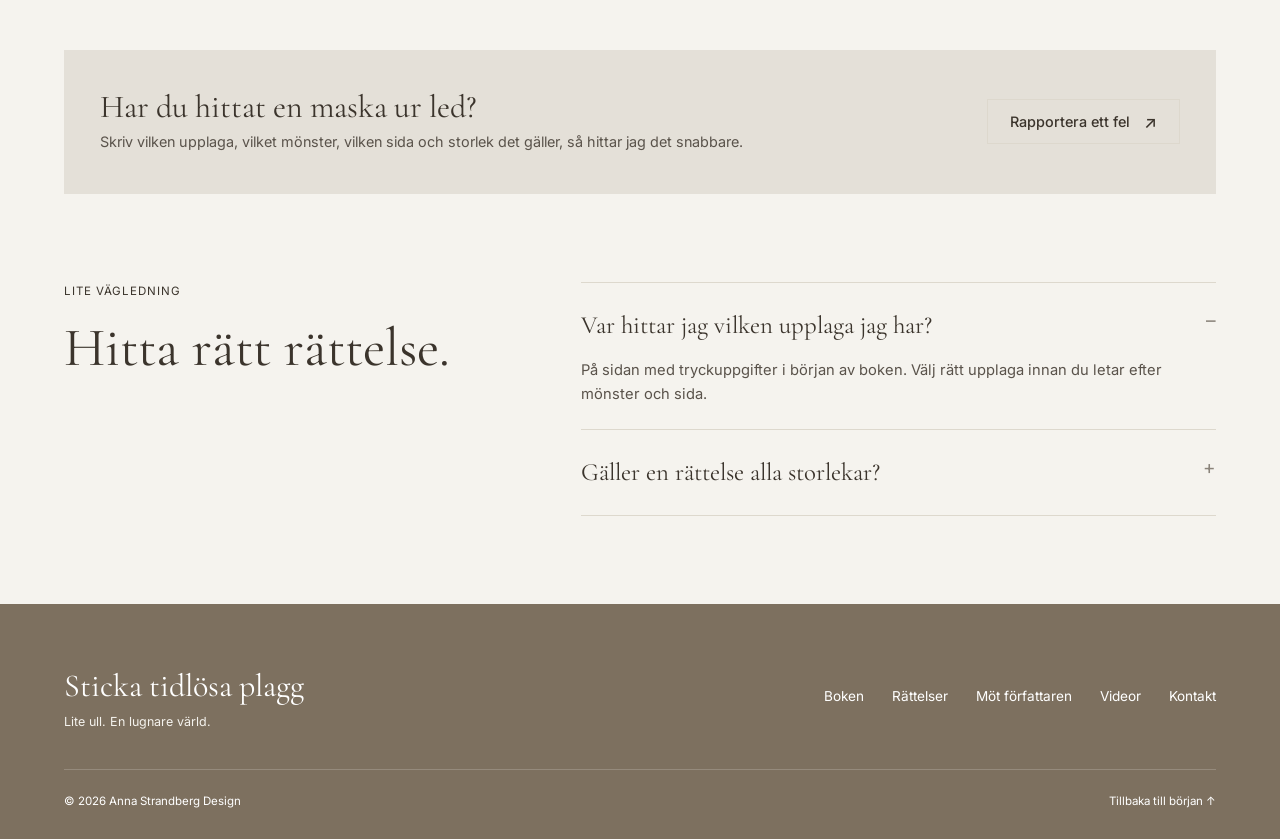
<file: rattelser.html>
<!doctype html>
<html lang="sv">
<head>
<meta charset="utf-8">
<meta name="viewport" content="width=device-width, initial-scale=1">
<title>Rättelser och diagram | Sticka tidlösa plagg</title>
<meta name="description" content="Rättelser och nedladdningsbara diagram till Sticka tidlösa plagg.">
<link rel="preconnect" href="https://fonts.googleapis.com">
<link rel="preconnect" href="https://fonts.gstatic.com" crossorigin>
<link href="https://fonts.googleapis.com/css2?family=Cormorant+Garamond:ital,wght@0,400;0,500;1,400&family=Inter:wght@400;500;600&display=swap" rel="stylesheet">
<link rel="stylesheet" href="css/style.css">
</head>
<body id="top">
<header class="header">
  <div class="wrap">
    <a class="logo" href="index.html">Anna Strandberg Design</a>
    <button class="menu-btn" aria-expanded="false" aria-controls="nav">Meny</button>
    <nav class="nav" id="nav">
      <a href="index.html">Boken</a>
      <a href="rattelser.html" aria-current="page">Rättelser</a>
      <a href="mot-forfattaren.html">Möt författaren</a>
      <a href="videor.html">Videor</a>
    </nav>
  </div>
</header>
<main>
<div class="wrap">
  <nav class="crumbs" aria-label="Brödsmulor"><a href="index.html">Boken</a><span>/</span>Rättelser</nav>
</div>

<section class="section" style="padding-top:48px">
  <div class="wrap">
    <p class="label">01 / Rättelser</p>
    <h1>Alla gör fel ibland.<br>Här är mina.</h1>
    <p class="lead" style="margin-top:24px">Här samlar jag allt som behöver rättas i Sticka tidlösa plagg, och hela diagrammet till Alstad att ladda ned. Titta här innan du lägger upp, eller kom tillbaka om något inte stämmer.</p>
  </div>
</section>

<section style="padding-bottom:88px">
  <div class="wrap errata-layout">
    <aside class="side">
      <label for="upplaga">Upplaga</label>
      <select id="upplaga"><option>1:a upplagan</option></select>
      <div class="help" style="margin-top:28px">
        <p>Upplagan står på sidan med tryckuppgifter i början av boken. Leta sedan upp mönster, sida och storlek.</p>
        <p class="small">Senast uppdaterad 11 november 2026</p>
      </div>
    </aside>

    <div>
      <p class="small" style="margin-bottom:12px">7 rättelser · Sidordning</p>
      <article class="err">
        <div class="page">s. 30–31</div>
        <div>
          <span class="type">Diagram</span>
          <h3>Nybrokajen</h3>
          <p class="where">Halskragen · Diagram 1</p>
          <p>Diagrammet har kommit i kläm i boken. Här finns det i sin helhet.</p>
          <a class="btn" href="diagram/nybrokajen-diagram-1-halskragen.pdf" target="_blank" rel="noopener">Öppna diagrammet <span class="arrow">↗</span></a>
        </div>
      </article>
      <article class="err">
        <div class="page">s. 34–35</div>
        <div>
          <span class="type">Diagram</span>
          <h3>Nybrokajen</h3>
          <p class="where">Avslutande diagram, innan resår nedtill, fram och bak · Diagram 6</p>
          <p>Diagrammet har kommit i kläm i boken. Här finns det i sin helhet.</p>
          <a class="btn" href="diagram/nybrokajen-diagram-6-avslutande.pdf" target="_blank" rel="noopener">Öppna diagrammet <span class="arrow">↗</span></a>
        </div>
      </article>
      <article class="err">
        <div class="page">s. 84–85</div>
        <div>
          <span class="type">Diagram</span>
          <h3>Björn</h3>
          <p class="where">Diagram, bakstycke</p>
          <p>Diagrammet har kommit i kläm i boken. Här finns det i sin helhet.</p>
          <a class="btn" href="diagram/bjorn-diagram-bakstycke.pdf" target="_blank" rel="noopener">Öppna diagrammet <span class="arrow">↗</span></a>
        </div>
      </article>
      <article class="err">
        <div class="page">s. 152–153</div>
        <div>
          <span class="type">Diagram</span>
          <h3>Sjalen Lilla Alstad</h3>
          <p class="where">Diagram A, B, C och D</p>
          <p>Diagrammen har kommit i kläm i boken. Här finns de i sin helhet.</p>
          <a class="btn" href="diagram/sjalen-lilla-alstad-diagram-a-d.pdf" target="_blank" rel="noopener">Öppna diagrammet <span class="arrow">↗</span></a>
        </div>
      </article>
      <article class="err">
        <div class="page">s. 154–155</div>
        <div>
          <span class="type">Diagram</span>
          <h3>Sjalen Lilla Alstad</h3>
          <p class="where">Diagram E, höger och vänster sida</p>
          <p>Diagrammet har kommit i kläm i boken. Här finns det i sin helhet.</p>
          <a class="btn" href="diagram/sjalen-lilla-alstad-diagram-e.pdf" target="_blank" rel="noopener">Öppna diagrammet <span class="arrow">↗</span></a>
        </div>
      </article>
      <article class="err">
        <div class="page">s. 164–165</div>
        <div>
          <span class="type">Diagram</span>
          <h3>Sjalen Sus(an)</h3>
          <p class="where">Diagram 4</p>
          <p>Diagrammet har kommit i kläm i boken. Här finns det i sin helhet.</p>
          <a class="btn" href="diagram/sjalen-susan-diagram-4.pdf" target="_blank" rel="noopener">Öppna diagrammet <span class="arrow">↗</span></a>
        </div>
      </article>
      <article class="err">
        <div class="page">s. 166–167</div>
        <div>
          <span class="type">Diagram</span>
          <h3>Sjalen Sus(an)</h3>
          <p class="where">Diagram 5</p>
          <p>Diagrammet har kommit i kläm i boken. Här finns det i sin helhet.</p>
          <a class="btn" href="diagram/sjalen-susan-diagram-5.pdf" target="_blank" rel="noopener">Öppna diagrammet <span class="arrow">↗</span></a>
        </div>
      </article>

      <div style="margin-top:72px">
        <p class="label">Diagram</p>
        <h2 style="margin-bottom:12px">Hela diagrammet till Alstad.</h2>
        <p style="max-width:620px;margin-bottom:28px">Diagrammet till Alstad fick inte plats i sin helhet i boken, så här kan du ladda ned det komplett. Diagrammen är stora och tänkta att användas digitalt, till exempel på en surfplatta där du kan zooma in på varvet du stickar. Vill du ändå skriva ut, välj Anpassa till sidan i utskriftsinställningarna.</p>
        <div class="dl-list">
      <div class="dl">
        <div><h3>Alstad, storlek XS</h3></div>
        <a class="btn" href="diagram/alstad-diagram-xs.pdf" target="_blank" rel="noopener">Öppna PDF <span class="arrow">↗</span></a>
      </div>
      <div class="dl">
        <div><h3>Alstad, storlek S</h3></div>
        <a class="btn" href="diagram/alstad-diagram-s.pdf" target="_blank" rel="noopener">Öppna PDF <span class="arrow">↗</span></a>
      </div>
      <div class="dl">
        <div><h3>Alstad, storlek M</h3></div>
        <a class="btn" href="diagram/alstad-diagram-m.pdf" target="_blank" rel="noopener">Öppna PDF <span class="arrow">↗</span></a>
      </div>
      <div class="dl">
        <div><h3>Alstad, storlek L</h3></div>
        <a class="btn" href="diagram/alstad-diagram-l.pdf" target="_blank" rel="noopener">Öppna PDF <span class="arrow">↗</span></a>
      </div>
      <div class="dl">
        <div><h3>Alstad, storlek XL</h3></div>
        <a class="btn" href="diagram/alstad-diagram-xl.pdf" target="_blank" rel="noopener">Öppna PDF <span class="arrow">↗</span></a>
      </div>
      <div class="dl">
        <div><h3>Alstad, storlek 2XL</h3></div>
        <a class="btn" href="diagram/alstad-diagram-2xl.pdf" target="_blank" rel="noopener">Öppna PDF <span class="arrow">↗</span></a>
      </div>
      <div class="dl">
        <div><h3>Alstad, storlek 3XL</h3></div>
        <span class="btn" aria-disabled="true">Kommer snart</span>
      </div>
      <div class="dl">
        <div><h3>Alstad, storlek 4XL</h3></div>
        <span class="btn" aria-disabled="true">Kommer snart</span>
      </div>
      <div class="dl">
        <div><h3>Alstad, storlek 5XL</h3></div>
        <span class="btn" aria-disabled="true">Kommer snart</span>
      </div>
        </div>
      </div>
    </div>
  </div>
</section>

<div class="wrap">
  <div class="band-sage cta" style="padding:40px 36px">
    <div>
      <h3>Har du hittat en maska ur led?</h3>
      <p>Skriv vilken upplaga, vilket mönster, vilken sida och storlek det gäller, så hittar jag det snabbare.</p>
    </div>
    <a class="btn" href="mailto:strandberg.anna@gmail.com?subject=M%C3%B6jligt%20fel%20i%20Sticka%20tidl%C3%B6sa%20plagg&body=Upplaga%3A%0AM%C3%B6nster%3A%0ASida%3A%0AStorlek%3A%0AVarv%3A%0A%0A">Rapportera ett fel <span class="arrow">↗</span></a>
  </div>
</div>

<section class="section">
  <div class="wrap split">
    <div>
      <p class="label">Lite vägledning</p>
      <h2>Hitta rätt rättelse.</h2>
    </div>
    <div class="faq">
      <details open><summary>Var hittar jag vilken upplaga jag har?</summary><p>På sidan med tryckuppgifter i början av boken. Välj rätt upplaga innan du letar efter mönster och sida.</p></details>
      <details><summary>Gäller en rättelse alla storlekar?</summary><p>Bara om det står så. Varje rättelse anger vilken storlek eller vilket diagram den gäller, så läs det innan du ändrar i ditt stickande.</p></details>
    </div>
  </div>
</section>
</main>
<footer class="footer">
  <div class="wrap">
    <div class="top">
      <div class="brand">Sticka tidlösa plagg<small>Lite ull. En lugnare värld.</small></div>
      <nav>
      <a href="index.html">Boken</a>
      <a href="rattelser.html">Rättelser</a>
      <a href="mot-forfattaren.html">Möt författaren</a>
      <a href="videor.html">Videor</a>
      <a href="mailto:strandberg.anna@gmail.com">Kontakt</a>
      </nav>
    </div>
    <div class="bottom">
      <span>© <span class="year">2026</span> Anna Strandberg Design</span>
      <a href="#top">Tillbaka till början ↑</a>
    </div>
  </div>
</footer>
<script src="js/main.js"></script>
</body>
</html>
</file>
<file: css/style.css>
/* ==========================================================
   Sticka tidlösa plagg – gemensam stil för alla sidor
   Färger och typsnitt ändras här, under :root
   ========================================================== */

:root {
  --bg: #f5f3ee;          /* ljus bakgrund */
  --paper: #fbfaf6;       /* kort och rutor */
  --sand: #ece7de;        /* beige block */
  --sage: #e4e0d8;        /* ljusgrått block */
  --green: #9e9181;       /* gråbrun, stora mörka blocket */
  --dark: #7d705f;        /* mörkare gråbrun, knappar och sidfot */
  --ink: #3b342c;         /* rubriker */
  --text: #5a534b;        /* brödtext */
  --muted: #8a837a;       /* små texter */
  --line: #ddd8cd;        /* linjer */
  --serif: "Cormorant Garamond", Georgia, serif;
  --sans: "Inter", system-ui, -apple-system, "Segoe UI", sans-serif;
  --wrap: 1200px;
}

* { box-sizing: border-box; }
html { scroll-behavior: smooth; }
body {
  margin: 0;
  background: var(--bg);
  color: var(--text);
  font-family: var(--sans);
  font-size: 16px;
  line-height: 1.65;
  -webkit-font-smoothing: antialiased;
}
img { max-width: 100%; display: block; }
a { color: inherit; }
h1, h2, h3 { font-family: var(--serif); font-weight: 400; color: var(--ink); margin: 0; line-height: 1.08; }
h1 { font-size: clamp(3rem, 7vw, 5.2rem); }
h2 { font-size: clamp(2.2rem, 4.5vw, 3.4rem); }
h3 { font-size: 1.7rem; }
p { margin: 0 0 1em; }

.wrap { max-width: var(--wrap); margin: 0 auto; padding: 0 24px; }
.section { padding: 88px 0; }
.label {
  font-size: .72rem; letter-spacing: .08em; text-transform: uppercase;
  color: var(--ink); margin: 0 0 18px;
}
.lead { font-size: 1.08rem; max-width: 640px; }
.small { font-size: .8rem; color: var(--muted); }

/* ---------- Toppfält ---------- */
.topbar { background: var(--sand); text-align: center; font-size: .72rem; padding: 7px 16px; color: var(--text); }
.header { border-bottom: 1px solid var(--line); background: var(--bg); position: sticky; top: 0; z-index: 20; }
.header .wrap { display: flex; align-items: center; justify-content: space-between; height: 92px; gap: 24px; }
.logo { font-family: var(--serif); font-size: 1.85rem; color: var(--ink); text-decoration: none; white-space: nowrap; }
.nav { display: flex; align-items: center; gap: 34px; }
.nav a { text-decoration: none; font-size: .92rem; color: var(--ink); padding: 6px 0; border-bottom: 1px solid transparent; }
.nav a:hover { border-color: var(--line); }
.nav a[aria-current="page"] { border-color: var(--ink); font-weight: 500; }
.menu-btn { display: none; background: none; border: 1px solid var(--line); padding: 8px 12px; font: inherit; color: var(--ink); cursor: pointer; }

/* ---------- Knappar ---------- */
.btn {
  display: inline-flex; align-items: center; gap: 14px;
  padding: 13px 22px; border: 1px solid var(--line); background: transparent;
  color: var(--ink); font: 500 .9rem var(--sans); text-decoration: none; cursor: pointer;
  transition: background .2s, color .2s;
}
.btn:hover { background: var(--paper); }
.btn-dark { background: var(--dark); border-color: var(--dark); color: #fff; }
.btn-dark:hover { background: #6b5f50; }
.arrow { font-size: 1.05rem; line-height: 1; }

/* ---------- Brödsmulor ---------- */
.crumbs { font-size: .78rem; color: var(--muted); padding-top: 34px; }
.crumbs a { text-decoration: none; }
.crumbs span { margin: 0 10px; }

/* ---------- Startsidan: hero ---------- */
.hero { padding: 64px 0 40px; }
.hero-grid { display: grid; grid-template-columns: 1fr 1fr; gap: 64px; align-items: center; }
.hero h1 { margin-bottom: 24px; }
.hero .actions { display: flex; gap: 12px; flex-wrap: wrap; margin-top: 28px; }
.hero-img { aspect-ratio: 4 / 3; object-fit: cover; width: 100%; background: var(--sand); }
.hero-foot { display: flex; justify-content: space-between; gap: 16px; margin-top: 40px; font-size: .75rem; letter-spacing: .06em; text-transform: uppercase; color: var(--muted); }

/* ---------- Tre kort ---------- */
.cards3 { background: var(--sand); }
.cards3 .wrap { display: grid; grid-template-columns: repeat(3, 1fr); }
.card3 { padding: 40px 32px; border-left: 1px solid var(--line); text-decoration: none; display: block; }
.card3:first-child { border-left: 0; padding-left: 0; }
.card3 .num { font-size: .72rem; color: var(--muted); display: flex; justify-content: space-between; }
.card3 h3 { font-size: 1.6rem; margin: 18px 0 8px; }
.card3 p { font-size: .88rem; margin-bottom: 14px; }
.card3 .more { font-size: .8rem; color: var(--ink); font-weight: 500; }

/* ---------- Mönstergalleri ---------- */
.head-row { display: flex; justify-content: space-between; align-items: end; gap: 24px; margin-bottom: 36px; }
.grid3 { display: grid; grid-template-columns: repeat(3, 1fr); gap: 48px 28px; }
.item img { aspect-ratio: 1 / 1; object-fit: cover; width: 100%; background: var(--sand); margin-bottom: 16px; }
.item .meta { font-size: .7rem; letter-spacing: .06em; text-transform: uppercase; color: var(--muted); margin-bottom: 4px; }
.item h3 { margin-bottom: 8px; }
.item p { font-size: .88rem; }

/* ---------- Videor ---------- */
.video-thumb { position: relative; aspect-ratio: 16 / 9; background: var(--sand); overflow: hidden; margin-bottom: 16px; cursor: pointer; border: 0; padding: 0; width: 100%; display: block; }
.video-thumb img { width: 100%; height: 100%; object-fit: cover; margin: 0; aspect-ratio: auto; }
.video-thumb .play {
  position: absolute; left: 50%; top: 50%; transform: translate(-50%, -50%);
  width: 58px; height: 58px; border-radius: 50%; background: rgba(255,255,255,.92);
  display: grid; place-items: center; color: var(--ink); font-size: 1.1rem; padding-left: 4px;
}
.video-thumb .time { position: absolute; right: 12px; bottom: 12px; background: var(--dark); color: #fff; font-size: .7rem; padding: 3px 7px; }
.video-thumb .soon { position: absolute; left: 12px; top: 12px; background: var(--bg); font-size: .65rem; letter-spacing: .06em; text-transform: uppercase; padding: 4px 8px; }
.video-thumb iframe { position: absolute; inset: 0; width: 100%; height: 100%; border: 0; }

/* Videor i stående format (YouTube Shorts) */
.grid4 { display: grid; grid-template-columns: repeat(4, 1fr); gap: 40px 24px; }
.grid4 .video-thumb { aspect-ratio: 9 / 16; }
.featured.vertical { grid-template-columns: minmax(0, 340px) 1fr; align-items: center; }
.featured.vertical .video-thumb { aspect-ratio: 9 / 16; }

.featured { display: grid; grid-template-columns: 1.65fr 1fr; gap: 48px; align-items: start; }
.featured .video-thumb { margin: 0; }
.chapters { list-style: none; padding: 16px 0 0; margin: 16px 0; border-top: 1px solid var(--line); font-size: .88rem; }
.chapters li { display: flex; gap: 24px; padding: 4px 0; color: var(--ink); }
.chapters li span { color: var(--muted); width: 44px; }

.filters { display: flex; justify-content: space-between; gap: 16px; flex-wrap: wrap; margin-bottom: 32px; }
.chips { display: flex; gap: 10px; flex-wrap: wrap; }
.chip { border: 1px solid var(--line); background: transparent; border-radius: 99px; padding: 9px 16px; font: .82rem var(--sans); color: var(--text); cursor: pointer; }
.chip.active { background: var(--dark); border-color: var(--dark); color: #fff; }
.search { border: 1px solid var(--line); background: var(--paper); padding: 11px 16px; font: .88rem var(--sans); color: var(--ink); min-width: 260px; }
.search:focus, .newsletter input:focus, select:focus { outline: 2px solid var(--dark); outline-offset: 1px; }

/* ---------- Block i färg ---------- */
.band-sage { background: var(--sage); }
.band-sand { background: var(--sand); }
.band-dark { background: var(--green); color: #fff; }
.band-dark h2, .band-dark .label { color: #fff; }
.split { display: grid; grid-template-columns: 1fr 1.4fr; gap: 64px; }
.split.wide { grid-template-columns: 1fr 2.8fr; }
.split-img { display: grid; grid-template-columns: 1fr 1.25fr; }
.split-img .txt { padding: 88px 48px 88px max(24px, calc((100vw - var(--wrap)) / 2 + 24px)); }
.split-img img { width: 100%; height: 100%; object-fit: cover; min-height: 360px; background: #8a7d6d; }

.cta { display: flex; justify-content: space-between; align-items: center; gap: 24px; padding: 40px 24px; }
.cta h3 { font-size: 2rem; margin-bottom: 6px; }
.cta p { margin: 0; font-size: .9rem; }

.steps3 { display: grid; grid-template-columns: repeat(3, 1fr); gap: 28px; }
.steps3 > div { border-left: 1px solid var(--line); padding: 0 24px; }
.steps3 .num { font-size: .72rem; color: var(--muted); }
.steps3 h3 { margin: 14px 0 10px; }
.steps3 p { font-size: .88rem; }

/* ---------- Frågor ---------- */
.faq details { border-top: 1px solid var(--line); padding: 22px 0; }
.faq details:last-child { border-bottom: 1px solid var(--line); }
.faq summary { font-family: var(--serif); font-size: 1.55rem; color: var(--ink); cursor: pointer; list-style: none; display: flex; justify-content: space-between; gap: 16px; }
.faq summary::after { content: "+"; font-family: var(--sans); font-size: 1.2rem; color: var(--muted); }
.faq details[open] summary::after { content: "–"; }
.faq summary::-webkit-details-marker { display: none; }
.faq details p { margin: 12px 0 0; font-size: .92rem; max-width: 640px; }

/* ---------- Rättelser ---------- */
.errata-layout { display: grid; grid-template-columns: 240px 1fr; gap: 48px; }
.side label { font-size: .85rem; color: var(--ink); display: block; margin-bottom: 8px; }
.side select { width: 100%; padding: 12px 14px; border: 1px solid var(--line); background: var(--paper); font: .88rem var(--sans); color: var(--ink); }
.side .pat-list { list-style: none; padding: 0; margin: 10px 0 24px; }
.side .pat-list button { width: 100%; display: flex; justify-content: space-between; background: none; border: 0; padding: 10px 14px; font: .85rem var(--sans); color: var(--text); cursor: pointer; text-align: left; }
.side .pat-list button.active { background: var(--sage); color: var(--ink); }
.side .help { border-top: 1px solid var(--line); padding-top: 24px; font-size: .8rem; }
.notice { background: var(--paper); border: 1px solid var(--line); padding: 48px 40px; text-align: center; }
.notice h3 { margin-bottom: 10px; }
.notice p { margin: 0 auto; max-width: 460px; font-size: .92rem; }
.err { background: var(--paper); border: 1px solid var(--line); border-top: 0; padding: 28px 24px; display: grid; grid-template-columns: 70px 1fr; gap: 16px; }
.err:first-of-type { border-top: 1px solid var(--line); }
.err .page { font-size: .82rem; color: var(--muted); }
.err .where { font-size: .82rem; font-weight: 600; color: var(--ink); margin: 6px 0 16px; }
.err .type { float: right; font-size: .75rem; color: var(--ink); }
.compare { display: grid; grid-template-columns: 1fr 1fr; gap: 20px; margin-bottom: 16px; }
.compare div { padding: 18px; font-size: .95rem; }
.compare small { display: block; font-size: .65rem; letter-spacing: .06em; text-transform: uppercase; margin-bottom: 6px; color: var(--muted); }
.compare .was { background: var(--sand); }
.compare .is { background: var(--sage); color: var(--ink); font-weight: 500; }

.dl-list { border-top: 1px solid var(--line); }
.dl { display: grid; grid-template-columns: 1fr auto; gap: 16px; align-items: center; padding: 18px 0; border-bottom: 1px solid var(--line); }
.dl h3 { font-size: 1.45rem; }
.dl .small { margin: 2px 0 0; }
.dl .btn { padding: 10px 16px; font-size: .82rem; }
.sizes { display: flex; flex-wrap: wrap; gap: 8px; }
.size { display: inline-flex; align-items: center; gap: 8px; min-width: 64px; justify-content: center; padding: 10px 14px; border: 1px solid var(--line); background: var(--paper); color: var(--ink); font: 500 .85rem var(--sans); text-decoration: none; }
.size:hover { background: var(--dark); border-color: var(--dark); color: #fff; }
.size[aria-disabled="true"] { background: transparent; color: var(--muted); border-style: dashed; }
.size[aria-disabled="true"]:hover { background: transparent; color: var(--muted); border-color: var(--line); }
.dl .btn[aria-disabled="true"] { color: var(--muted); pointer-events: none; }

/* ---------- Om mig ---------- */
.about-hero { display: grid; grid-template-columns: 1fr 1.05fr; gap: 80px; align-items: center; padding: 40px 0 88px; }
.about-hero img { aspect-ratio: 11 / 12; object-fit: cover; width: 100%; background: var(--sand); }
.about-hero .name { font-family: var(--serif); font-size: 1.7rem; color: var(--ink); margin: 26px 0 0; }
.about-hero .sig { font-family: var(--serif); font-style: italic; font-size: 1.8rem; color: var(--ink); margin-top: 24px; }
.story h3 { margin-bottom: 8px; }
.story p { margin-bottom: 30px; }

/* ---------- Nyhetsbrev ---------- */
.newsletter { display: grid; grid-template-columns: 1.3fr 1fr; gap: 64px; align-items: center; }
.newsletter form label { display: block; font-size: .85rem; color: var(--ink); margin-bottom: 8px; }
.newsletter .field { display: flex; border: 1px solid var(--line); background: var(--paper); }
.newsletter input { flex: 1; border: 0; background: transparent; padding: 16px; font: .9rem var(--sans); min-width: 0; }
.newsletter button { border: 0; }

/* ---------- Sidfot ---------- */
.footer { background: var(--dark); color: #fff; padding: 56px 0 28px; }
.footer .top { display: flex; justify-content: space-between; align-items: center; gap: 24px; flex-wrap: wrap; padding-bottom: 36px; border-bottom: 1px solid rgba(255,255,255,.18); }
.footer .brand { font-family: var(--serif); font-size: 2rem; color: #fff; }
.footer .brand small { display: block; font-family: var(--sans); font-size: .78rem; color: #f5f3ee; }
.footer nav { display: flex; gap: 28px; flex-wrap: wrap; font-size: .85rem; }
.footer a { text-decoration: none; color: #fff; }
.footer .bottom { display: flex; justify-content: space-between; gap: 16px; flex-wrap: wrap; padding-top: 22px; font-size: .72rem; }

/* ---------- Mobil ---------- */
@media (max-width: 900px) {
  .section { padding: 64px 0; }
  .header .wrap { height: 72px; }
  .logo { font-size: 1.4rem; }
  .menu-btn { display: block; }
  .nav { display: none; position: absolute; top: 72px; left: 0; right: 0; background: var(--bg); flex-direction: column; align-items: stretch; gap: 0; border-bottom: 1px solid var(--line); padding: 8px 24px 20px; }
  .nav.open { display: flex; }
  .nav a { padding: 12px 0; border-bottom: 1px solid var(--line); }
  .nav a[aria-current="page"] { border-color: var(--line); }
  .hero-grid, .featured, .split, .split.wide, .newsletter, .errata-layout, .about-hero, .split-img { grid-template-columns: 1fr; gap: 36px; }
  .split-img .txt { padding: 64px 24px; }
  .cards3 .wrap, .steps3 { grid-template-columns: 1fr; }
  .card3, .card3:first-child { border-left: 0; border-top: 1px solid var(--line); padding: 28px 0; }
  .card3:first-child { border-top: 0; }
  .steps3 > div { border-left: 0; border-top: 1px solid var(--line); padding: 20px 0 0; }
  .grid3, .grid4 { grid-template-columns: 1fr 1fr; gap: 32px 16px; }
  .featured.vertical { grid-template-columns: 1fr; }
  .featured.vertical .video-thumb { max-width: 340px; }
  .head-row, .cta { flex-direction: column; align-items: flex-start; }
  .search { min-width: 0; width: 100%; }
  .compare { grid-template-columns: 1fr; }
  .err { grid-template-columns: 1fr; }
  .about-hero { padding-bottom: 56px; }
}
@media (max-width: 560px) {
  .grid3 { grid-template-columns: 1fr; }
  .hero-foot { flex-direction: column; }
  .newsletter .field { flex-direction: column; }
}
.err .btn { margin-top: 4px; padding: 10px 16px; font-size: .82rem; }
</file>
